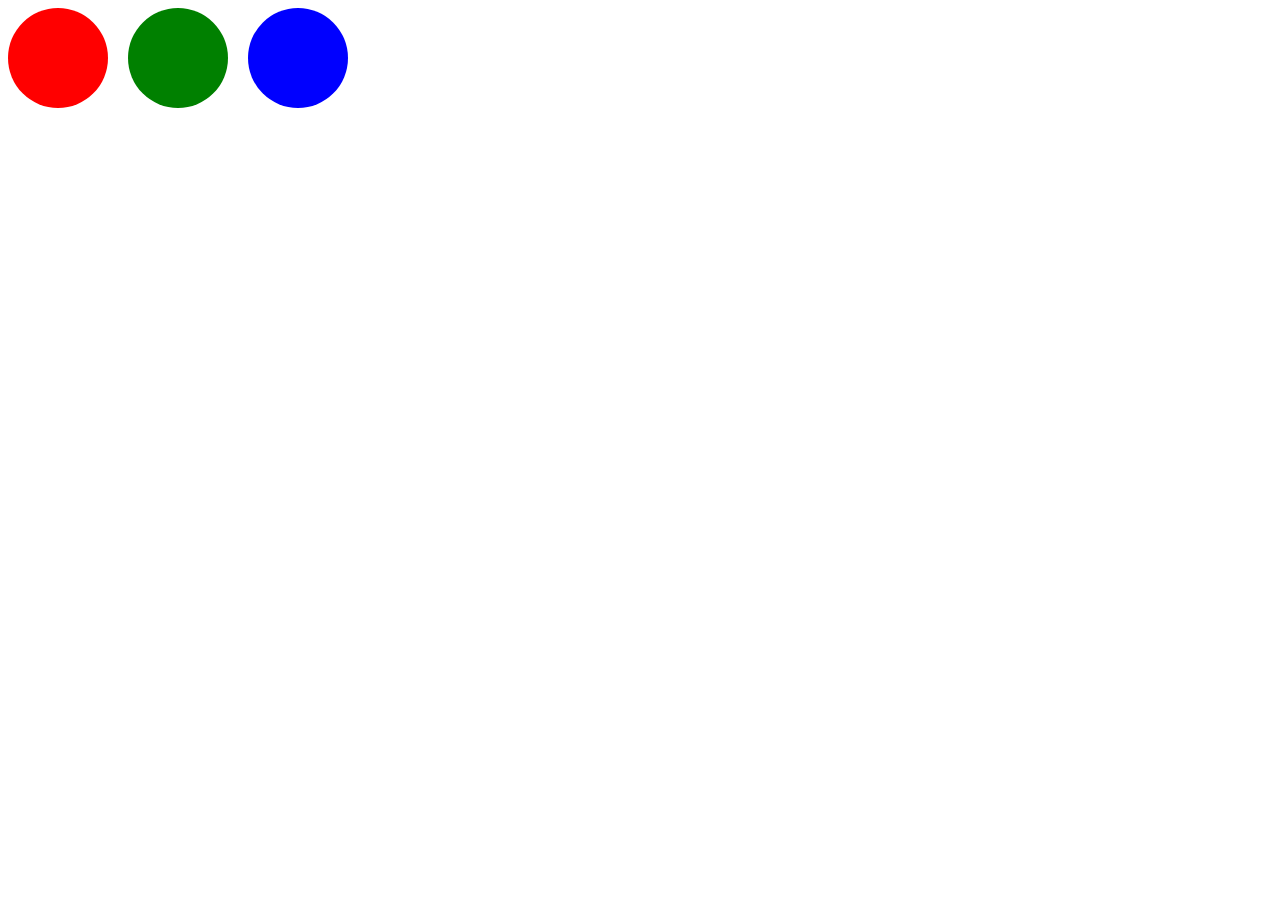
<file: css/index.html>
<!DOCTYPE html>
<html lang="en">
<head>
    <meta charset="UTF-8">
    <meta name="viewport" content="width=device-width, initial-scale=1.0">
    <title>Document</title>
    <link rel="stylesheet" href="index.css">
</head>
<body>
 <div id="red"></div>
 <div id="green"></div>
 <div id="blue"></div>
 
  <script>
    document.getElementById("red").onclick= function(){
        document.getElementById("red").style.display="none"
    }
    document.getElementById("green").onclick= function(){
        document.getElementById("green").style.display="none"
    }
    document.getElementById("blue").onclick= function(){
        document.getElementById("blue").style.display="none"
    }
  </script>


</body>
</html>
</file>
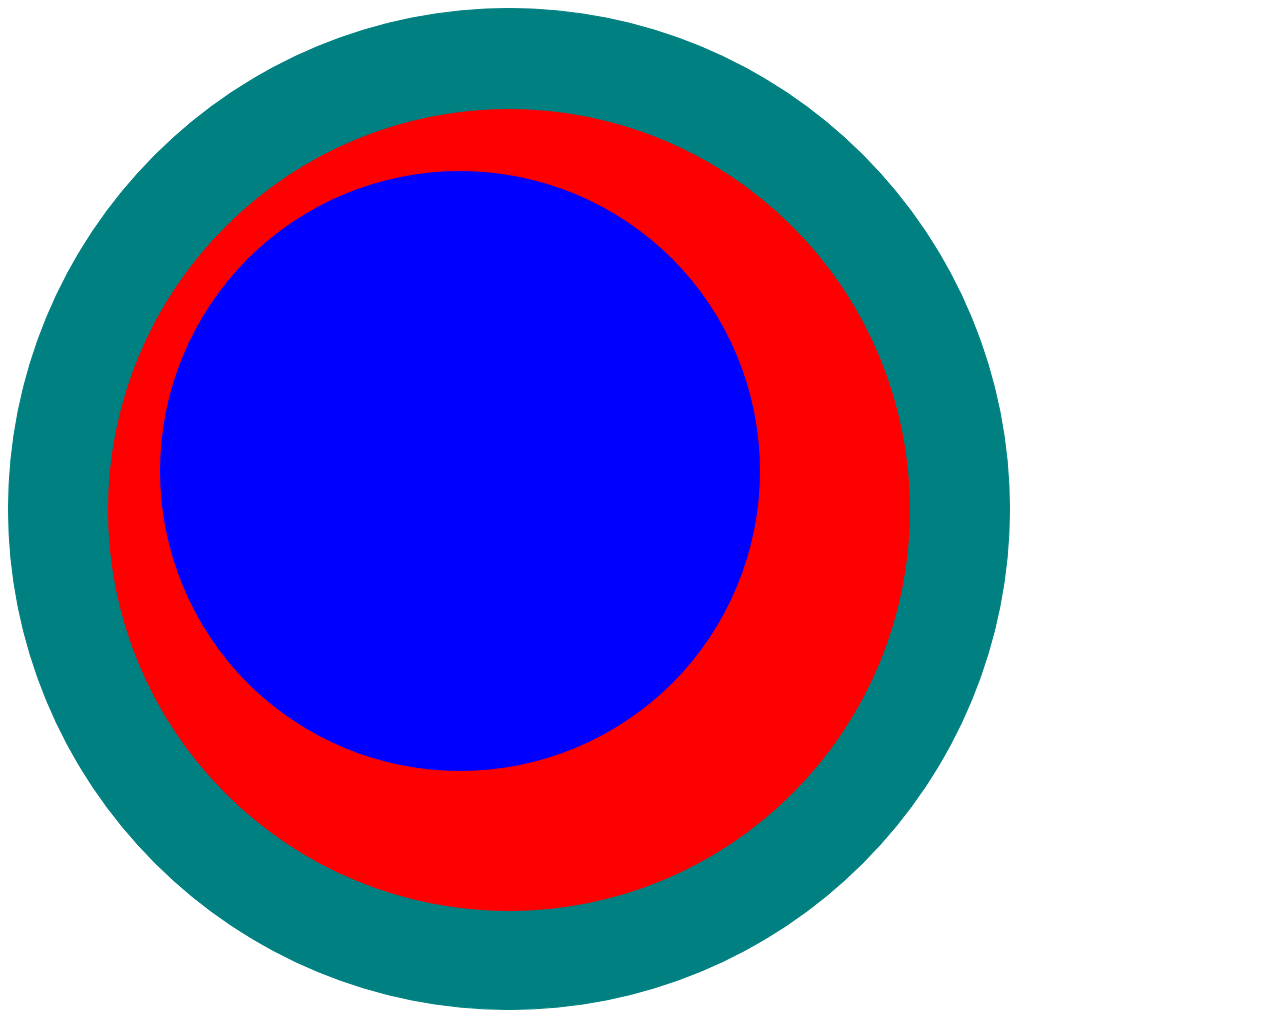
<file: Html/index.html>
<!DOCTYPE html>
<html lang="en">
<head>
    <meta charset="UTF-8">
    <meta name="viewport" content="width=device-width, initial-scale=1.0">
    <title>Document</title>
</head>
<body>
   <div style="display:flex; justify-content: center; border:1px solid teal ; height: 1000px; width: 1000px; background-color: teal; border-radius: 100%;">
    <div style="border:1px solid red; height: 800px; width: 800px; background-color: red ; margin-top: 100px;border-radius: 50%;">
        <div style="border:1px solid red; height: 600px; width: 600px; background-color: blue ; margin-top: 60px;border-radius: 50%; margin-left: 50px;"></div>
    </div>

   </div>
</body>
</html>
</file>
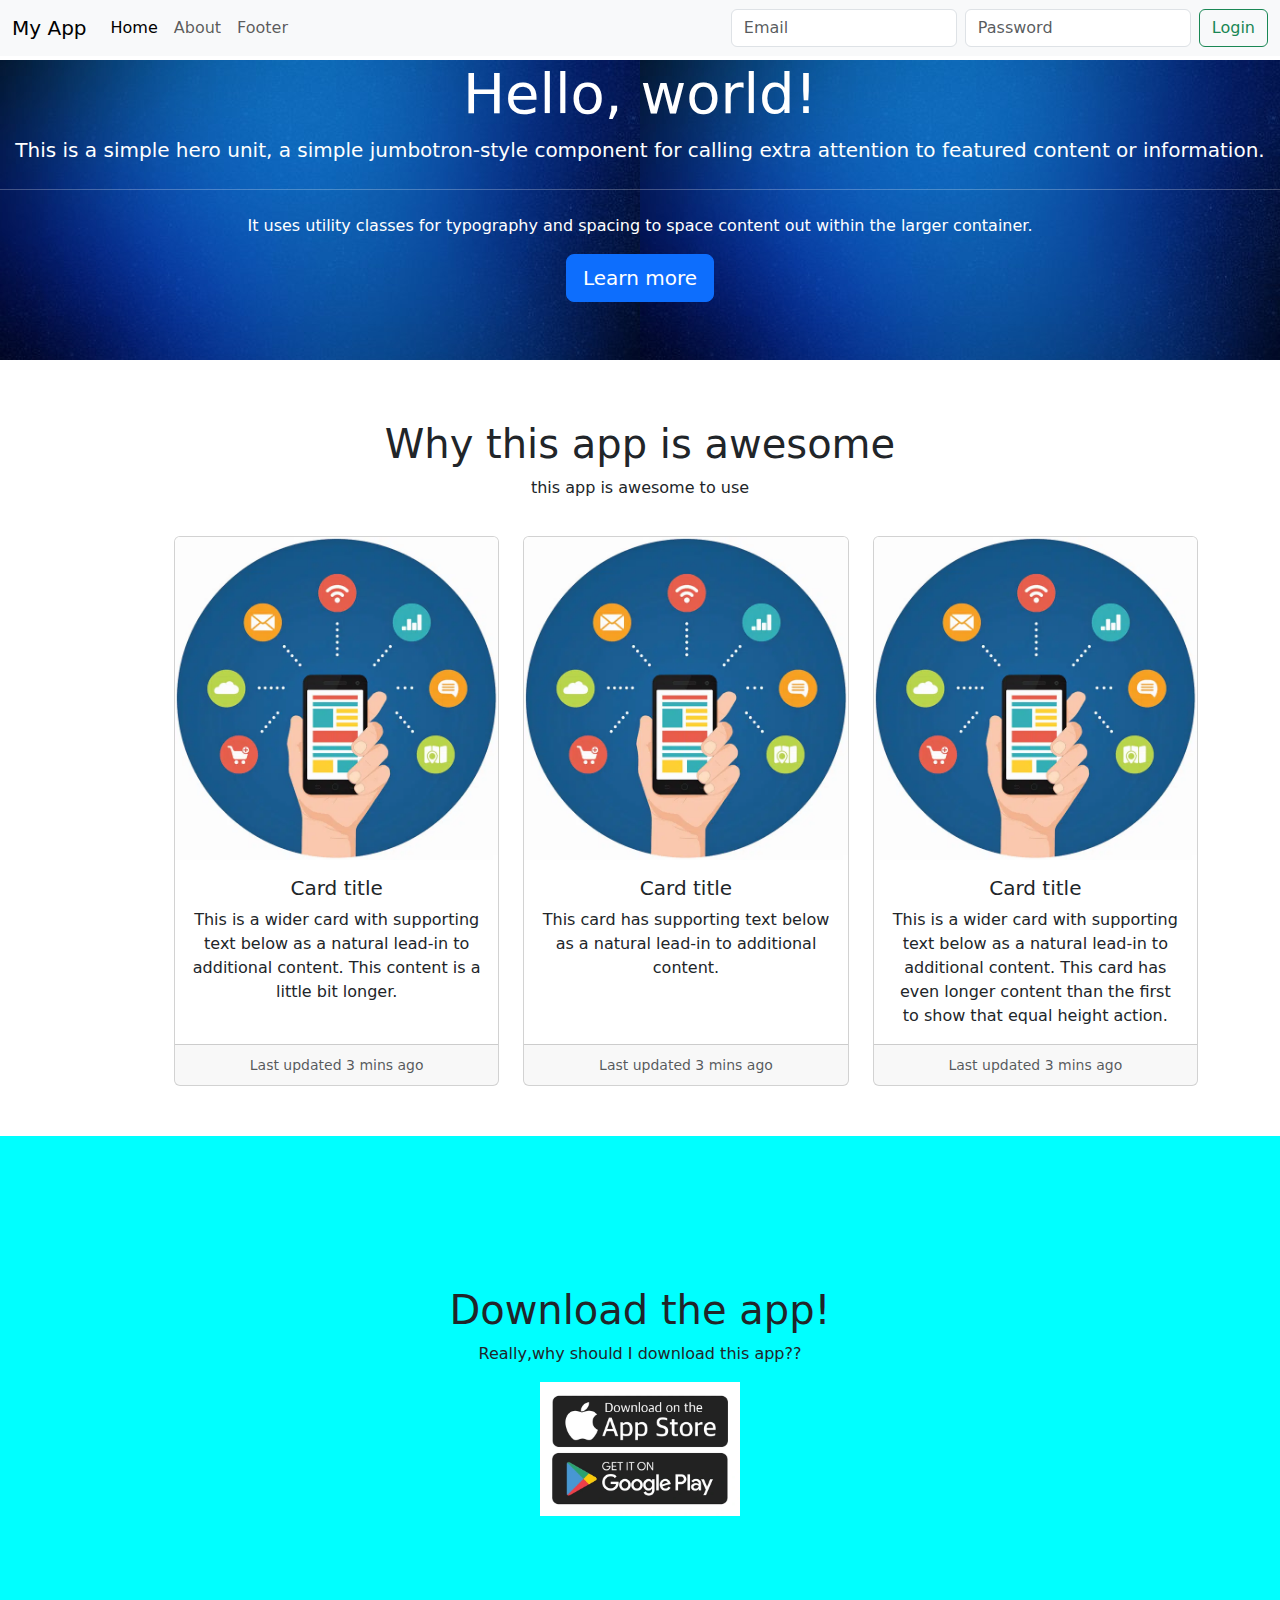
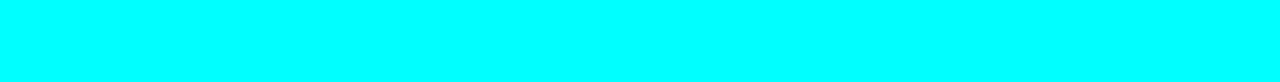
<file: applandingproject/project.html>
<!doctype html>
<html lang="en">
  <head>
    <meta charset="utf-8">
    <meta name="viewport" content="width=device-width, initial-scale=1">
    <title>App Landing project</title>
    <link href="https://cdn.jsdelivr.net/npm/bootstrap@5.3.3/dist/css/bootstrap.min.css" rel="stylesheet" integrity="sha384-QWTKZyjpPEjISv5WaRU9OFeRpok6YctnYmDr5pNlyT2bRjXh0JMhjY6hW+ALEwIH" crossorigin="anonymous">
  </head>
  <style>
    .jumbotron{
     background-image: url(blue_bg.jpg);
     text-align: center;
     color: white !important;
     height: 300px;
     margin-top: 60px;
    }
    #content{
        text-align: center;
        margin-top: 60px;
    }
    .card-deck{
        margin-left: 80px;
        padding-top: 20px;
    }
    #imagestoreicon{
        width: 200px;
    }
    #footer{
        background-color: aqua;
        padding-top: 150px;
        text-align: center;
        margin-top: 50px;
        padding-bottom: 150px;
    }
  </style>
  <body data-spy="scroll" data-target="#navbar" data-offset="150">
    <nav class="navbar navbar-expand-lg bg-body-tertiary fixed-top" id="navbar">
        <div class="container-fluid">
          <a class="navbar-brand" href="#">My App</a>
          <button class="navbar-toggler" type="button" data-bs-toggle="collapse" data-bs-target="#navbarSupportedContent" aria-controls="navbarSupportedContent" aria-expanded="false" aria-label="Toggle navigation">
            <span class="navbar-toggler-icon"></span>
          </button>
          <div class="collapse navbar-collapse" id="navbarSupportedContent">
            <ul class="navbar-nav me-auto mb-2 mb-lg-0">
              <li class="nav-item">
                <a class="nav-link active" aria-current="page" href="#jumbotron">Home</a>
              </li>
              <li class="nav-item">
                <a class="nav-link" href="#about">About</a>
              </li>
              <li class="nav-item">
                <a class="nav-link" href="#footer">Footer</a>
              </li>
            </ul>
            <form class="d-flex" role="search">
              <input class="form-control me-2" type="email" placeholder="Email" aria-label="Email">
              <input class="form-control me-2" type="password" placeholder="Password" aria-label="Password">
              <button class="btn btn-outline-success" type="submit">Login</button>
            </form>
          </div>
        </div>
      </nav>
  <!-- navbar is end here -->
  <div class="jumbotron" id="jumbotron">
    <h1 class="display-4">Hello, world!</h1>
    <p class="lead">This is a simple hero unit, a simple jumbotron-style component for calling extra attention to featured content or information.</p>
    <hr class="my-4">
    <p>It uses utility classes for typography and spacing to space content out within the larger container.</p>
    <a class="btn btn-primary btn-lg" href="#" role="button">Learn more</a>
  </div>
  <!-- jumbotron is end here -->

  <div class="container" id="content">
  <h1>Why this app is awesome</h1>
  <p>this app is awesome to use</p>
  <!-- heading end here -->
  <div class="card-deck row row-cols-1 row-cols-md-3 g-4" id="about">
    <div class="col">
      <div class="card h-100">
        <img src="card.jpg" class="card-img-top" alt="...">
        <div class="card-body">
          <h5 class="card-title">Card title</h5>
          <p class="card-text">This is a wider card with supporting text below as a natural lead-in to additional content. This content is a little bit longer.</p>
        </div>
        <div class="card-footer">
          <small class="text-body-secondary">Last updated 3 mins ago</small>
        </div>
      </div>
    </div>
    <div class="col">
      <div class="card h-100">
        <img src="card.jpg" class="card-img-top" alt="...">
        <div class="card-body">
          <h5 class="card-title">Card title</h5>
          <p class="card-text">This card has supporting text below as a natural lead-in to additional content.</p>
        </div>
        <div class="card-footer">
          <small class="text-body-secondary">Last updated 3 mins ago</small>
        </div>
      </div>
    </div>
    <div class="col">
      <div class="card h-100">
        <img src="card.jpg" class="card-img-top" alt="...">
        <div class="card-body">
          <h5 class="card-title">Card title</h5>
          <p class="card-text">This is a wider card with supporting text below as a natural lead-in to additional content. This card has even longer content than the first to show that equal height action.</p>
        </div>
        <div class="card-footer">
          <small class="text-body-secondary">Last updated 3 mins ago</small>
        </div>
      </div>
    </div>
  </div>
  </div>
  <!-- card section end here -->
  <div id="footer">
   <h1>Download the app!</h1>
   <p>Really,why should I download this app??</p>
  <p><a href="#"><img src="appstore.jpg" id="imagestoreicon" alt=""></a></p>

</div>
<!-- this is script -->
<script src="https://code.jquery.com/jquery-3.2.1.slim.min.js" integrity="sha384-KJ3o2DKtIkvYIK3UENzmM7KCkRr/rE9/Qpg6aAZGJwFDMVNA/GpGFF93hXpG5KkN" crossorigin="anonymous"></script>
<script src="https://cdn.jsdelivr.net/npm/popper.js@1.12.9/dist/umd/popper.min.js" integrity="sha384-ApNbgh9B+Y1QKtv3Rn7W3mgPxhU9K/ScQsAP7hUibX39j7fakFPskvXusvfa0b4Q" crossorigin="anonymous"></script>
<script src="https://cdn.jsdelivr.net/npm/bootstrap@4.0.0/dist/js/bootstrap.min.js" integrity="sha384-JZR6Spejh4U02d8jOt6vLEHfe/JQGiRRSQQxSfFWpi1MquVdAyjUar5+76PVCmYl" crossorigin="anonymous"></script>
    <script src="https://cdn.jsdelivr.net/npm/bootstrap@5.3.3/dist/js/bootstrap.bundle.min.js" integrity="sha384-YvpcrYf0tY3lHB60NNkmXc5s9fDVZLESaAA55NDzOxhy9GkcIdslK1eN7N6jIeHz" crossorigin="anonymous"></script>
  </body>
</html>
</file>
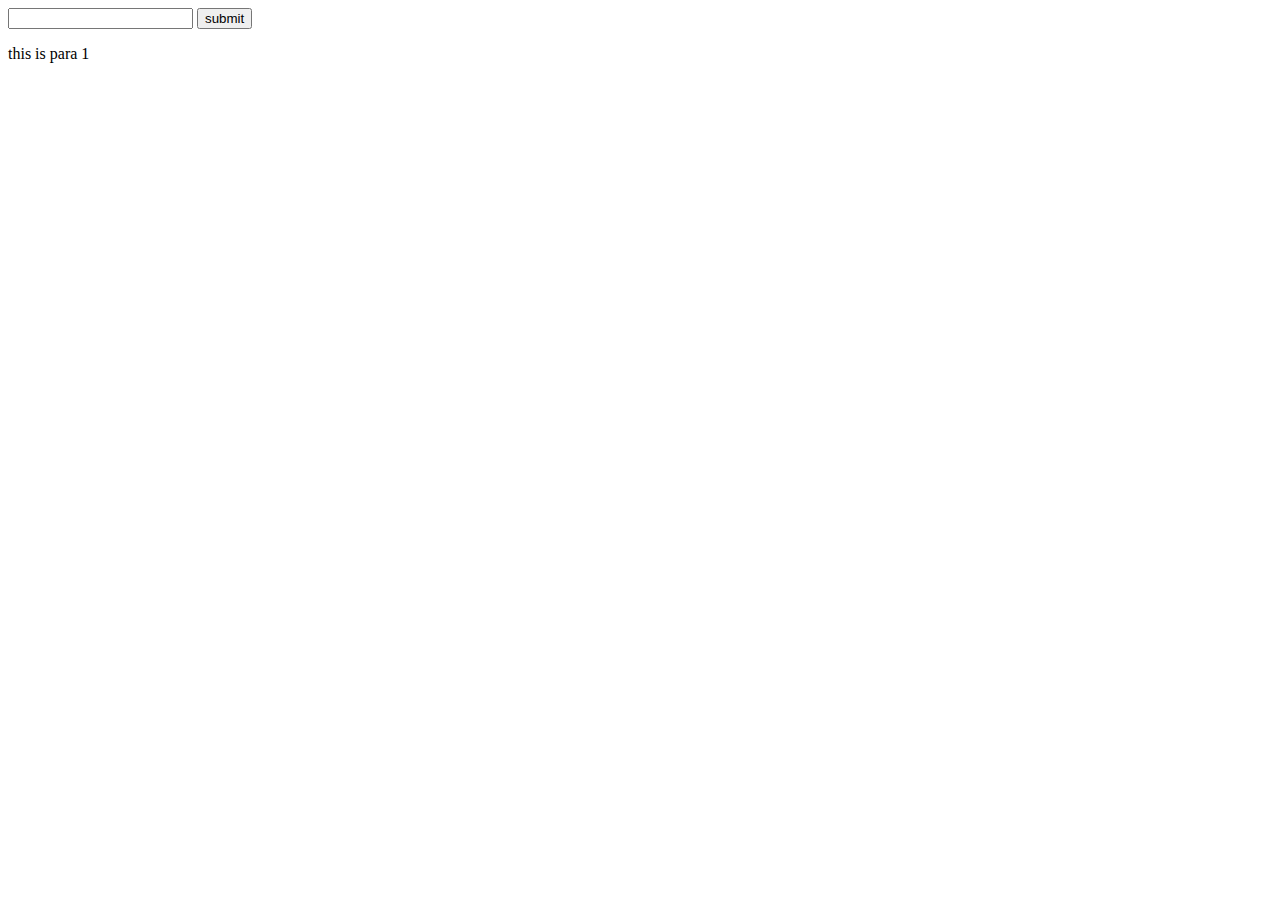
<file: Html/input.html>
<!DOCTYPE html>
<html lang="en">
<head>
    <meta charset="UTF-8">
    <meta name="viewport" content="width=device-width, initial-scale=1.0">
    <title>Document</title>
</head>
<body>
    <input id="input1" type="text">
    <button id="button1">submit</button>
    <p id="para1">this is para 1</p>

    <script>
             document.getElementById("button1").onclick = function(){
            var val = "";
            val =  document.getElementById("input1").value;
            console.log(val)
            document.getElementById("para1").innerHTML=val;
        }
    </script>
</body>
</html>
</file>
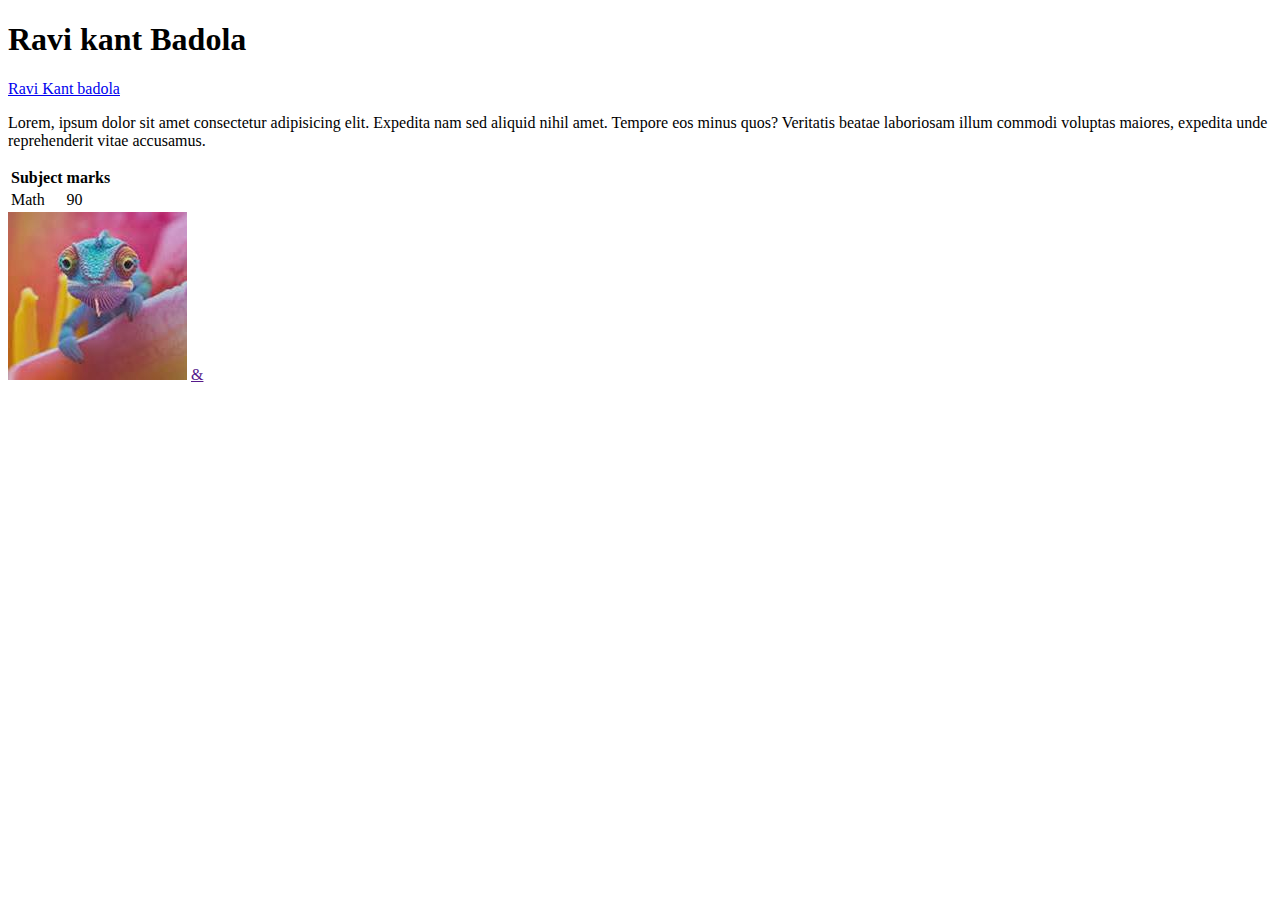
<file: Html/new.html>
<!DOCTYPE html>
<html lang="en">
<head>
    <meta charset="UTF-8">
    <meta name="viewport" content="width=device-width, initial-scale=1.0">
    <title>Document</title>
</head>
<body>
   <h1>Ravi kant Badola</h1>
   <a href="www.google.com">Ravi Kant badola</a>
   <p>Lorem, ipsum dolor sit amet consectetur adipisicing elit. Expedita nam sed aliquid nihil amet. Tempore eos minus 
    quos? Veritatis beatae laboriosam illum commodi voluptas maiores, expedita unde reprehenderit vitae accusamus.</p>


    <table>
        <tr>
            <th>Subject</th>
            <th>marks</th>
        </tr>
      <tr>
        <td>Math</td>
        <td>90</td>
      </tr>
    </table>

    <a href="https://www.wikipedia.org/"><img src="[data-uri]" alt=""></a>
<a href="">	&amp;</a>
<iframe src="https://www.wikipedia.org/" frameborder="0"></iframe>
</body>
</html>
</file>
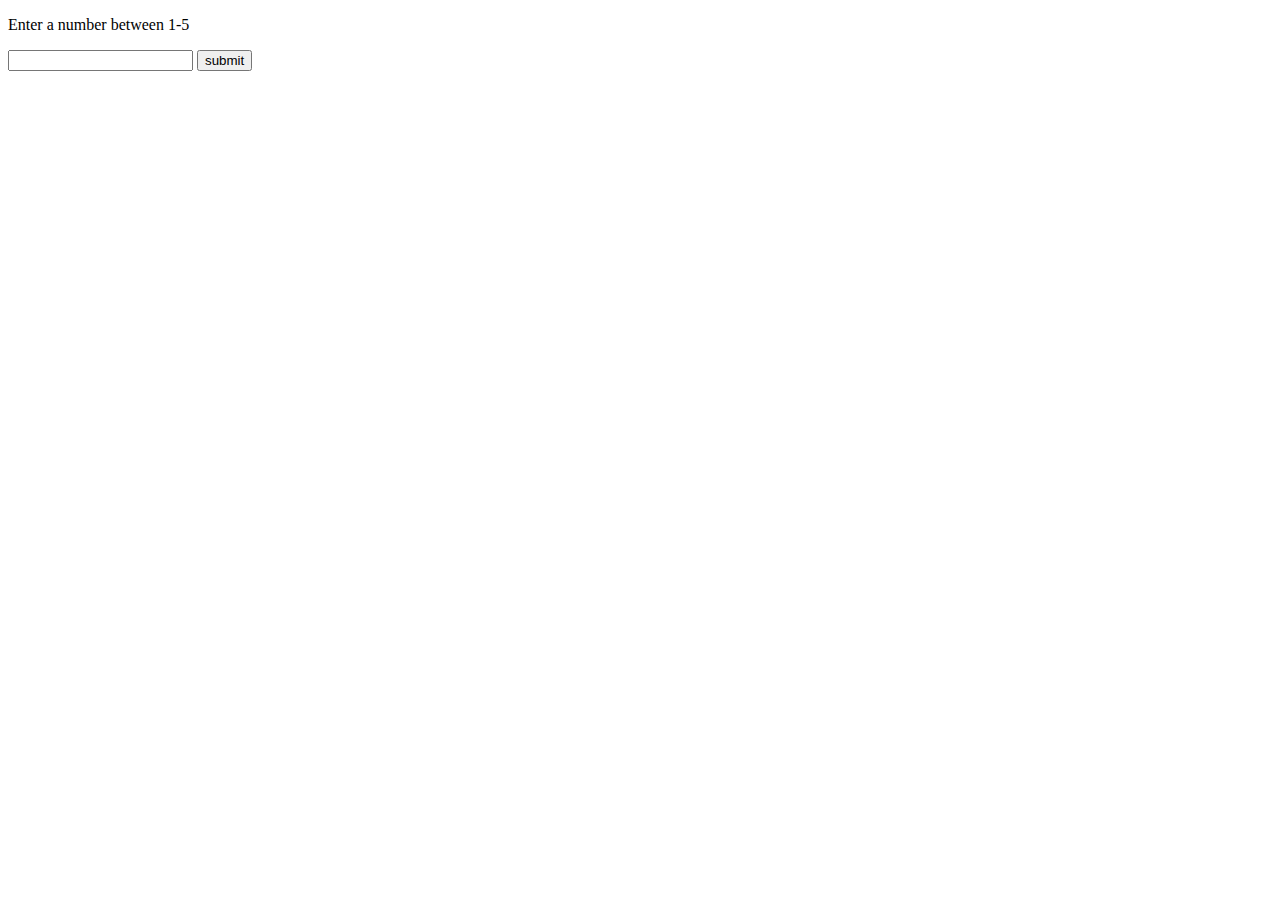
<file: Html/randomnumber.html>
<!DOCTYPE html>
<html lang="en">
<head>
    <meta charset="UTF-8">
    <meta name="viewport" content="width=device-width, initial-scale=1.0">
    <title>Document</title>
</head>
<body>
    <p>Enter a number between 1-5</p>
    <input id="inp" type="text">
    <button id="add">submit</button>
    <script>
   document.getElementById("add").onclick=function(){
    var useranswer=0;
   useranswer = document.getElementById("inp").value;
   var answer = Math.floor(Math.random()*5)+1;
  

   if(useranswer==answer){
    alert("user has won")
   }else{
    alert("try again")
   }
   }

    </script>
</body>
</html>
</file>
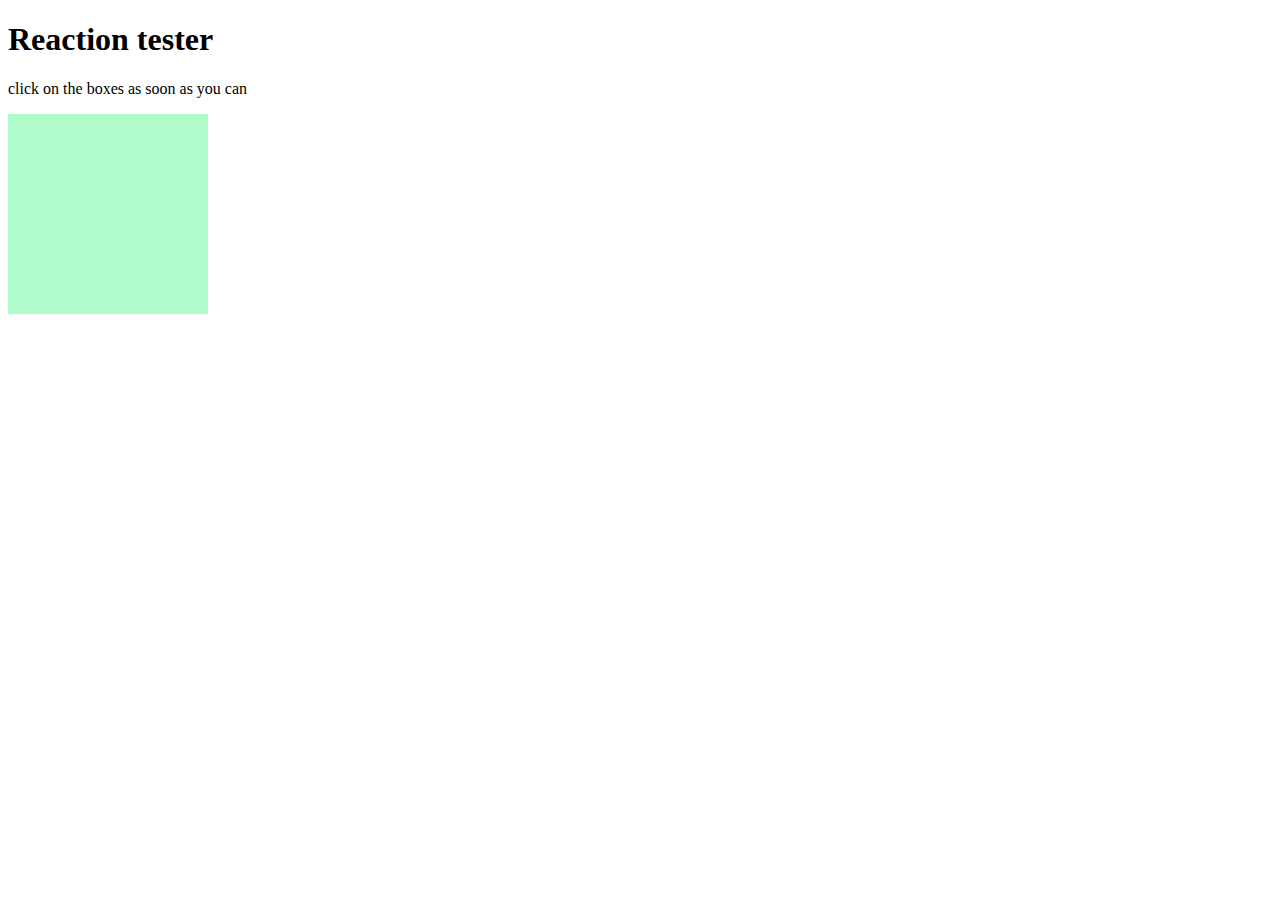
<file: reactiontesterproject/reactiontest.html>
<!DOCTYPE html>
<html lang="en">
<head>
    <meta charset="UTF-8">
    <meta name="viewport" content="width=device-width, initial-scale=1.0">
    <title>Reaction test</title>
    <link rel="stylesheet" href="style.css">
</head>
<body>
    <h1>
Reaction tester
    </h1>
    <p>click on the boxes as soon as you can </p>
    <div id="shape"></div>
</body>
</html>
<script src="reactiontime.js"></script>
</file>
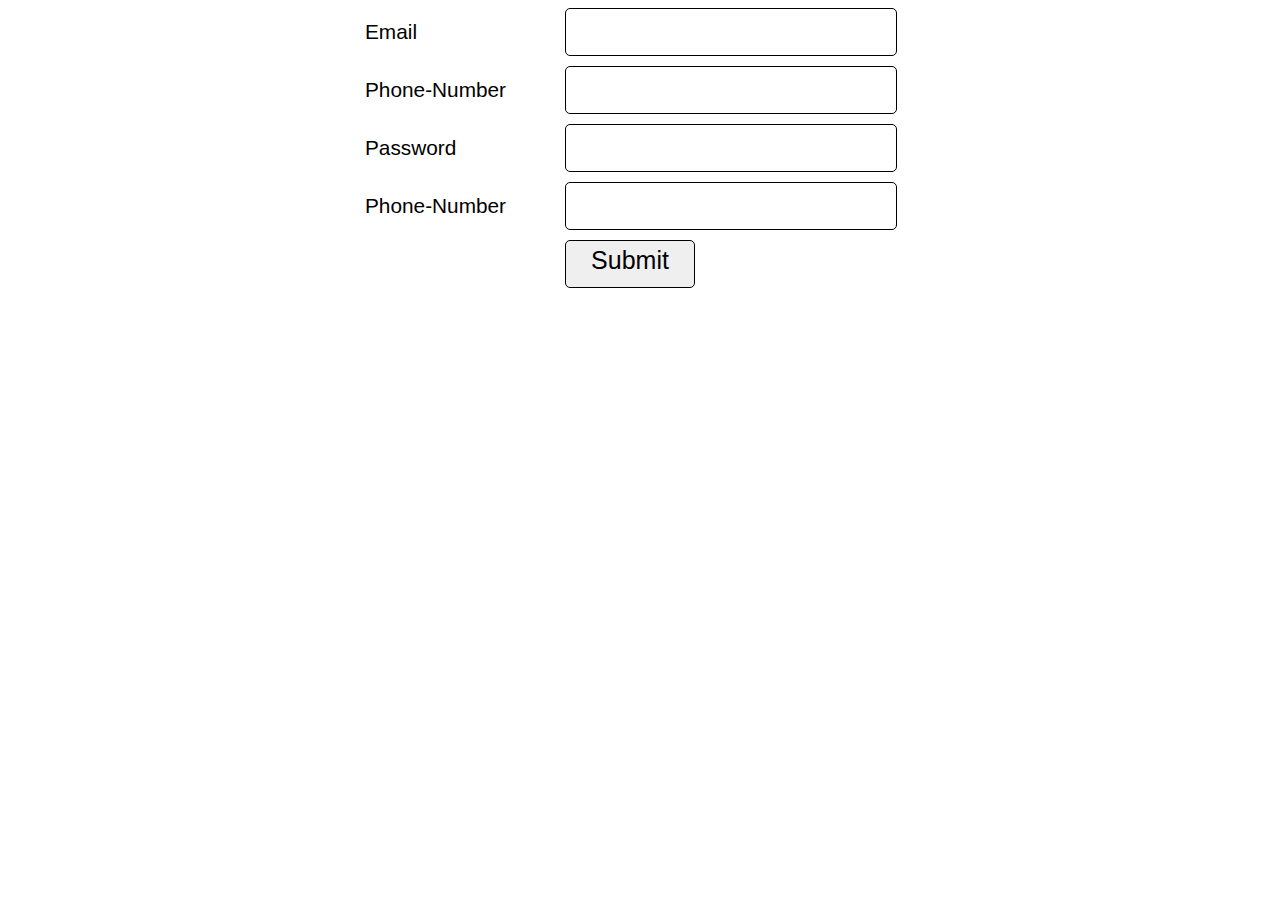
<file: vaildationform/formvaildation.html>
<!DOCTYPE html>
<html lang="en">
<head>
    <meta charset="UTF-8">
    <meta name="viewport" content="width=device-width, initial-scale=1.0">
    <title>Form validation system</title>
    <script src="https://code.jquery.com/jquery-3.7.1.js"></script>
<style>
    body{
        font-family: Arial, Helvetica, sans-serif;
         font-size: 130%;
 }
 .wrapper{
    width: 550px;
    margin:0 auto;
 }
 label{
  width: 200px;
  float: left;
  position: relative;
  top: 12px;
 }
 input{
    width:320px;
    font-size: 25px;
    border: 1px solid black;
    border-radius: 5px;
    padding:5px 5px 12px 5px;
 }
 .formelement{
    margin-bottom: 10px;
 }
 #submitbutton{
    width: 130px;
    margin-left: 200px;

 }
 #errors{
    color:red;
    font-size: 90%;
 }
 #success{
    color:green;
    font-size: 90%;
 }
</style>

</head>
<body>
    <div id="errors"></div>
    <div id="success"></div>
    <div class="wrapper">
        <div class="formelement">
            <label for="Email">Email</label>
            <input type="text" id="Email" name="Email">
        </div>
        <div class="formelement">
            <label for="phoneno">Phone-Number</label>
            <input type="text" id="phoneno" name="phoneno">
        </div>
        <div class="formelement">
            <label for="password">Password</label>
            <input type="password" id="password" name="password">
        </div>
        <div class="formelement">
            <label for="confirmpassword">Phone-Number</label>
            <input type="password" id="confirmpassword" name="confirmpassword">
        </div>
        <input id="submitbutton" type="submit" > 
</div>
    <script>
        var errormessage="";
        var missingfeild="";
        function isEmail(email) {
        var regex = /^([a-zA-Z0-9_.+-])+\@(([a-zA-Z0-9-])+\.)+([a-zA-Z0-9]{2,4})+$/;
        return regex.test(email);
        }
        $("#submitbutton").click(function(){
         if($("#Email").val()==""){
            missingfeild+="<p>Email not filled</p>"

         }
         if($("#phoneno").val()==""){
            missingfeild+="<p>Phone number not filled</p>"
            
         }
         if($("#password").val()==""){
            missingfeild+="<p>Password not filled</p>"
            
         }


         if(isEmail($("#Email").val())==false){
            errormessage+="<p>Email is not vaild</p>";
         }
         if($.isNumeric($("#phoneno").val())==false){
              errormessage+="<p>Phone number is not valid</p>"
         }
         if($("#password").val()!=$("#confirmpassword").val()){
            errormessage+="Password does not match"
         }
         if(errormessage==""){
         $("#success").html("You are registered")
         }else{
            $("#errors").html(errormessage + missingfeild)
         }
        });
        
    </script>
    
</body>
</html>
</file>
<file: css/index.css>
#red{
    width: 100px;
    height: 100px;
    border-radius: 50%;
    background-color: red;
    margin-right: 20px;
    float: left;
}

#green{
    width: 100px;
    height: 100px;
    border-radius: 50%;
    background-color: green;
    margin-right: 20px;
    float: left;
}

#blue{
    width: 100px;
    height: 100px;
    border-radius: 50%;
    background-color:blue;
    float: left;
}
</file>
<file: reactiontesterproject/style.css>
#shape{
    width: 200px;
    height: 200px;
    background-color: red;
    position: relative;
}
</file>
